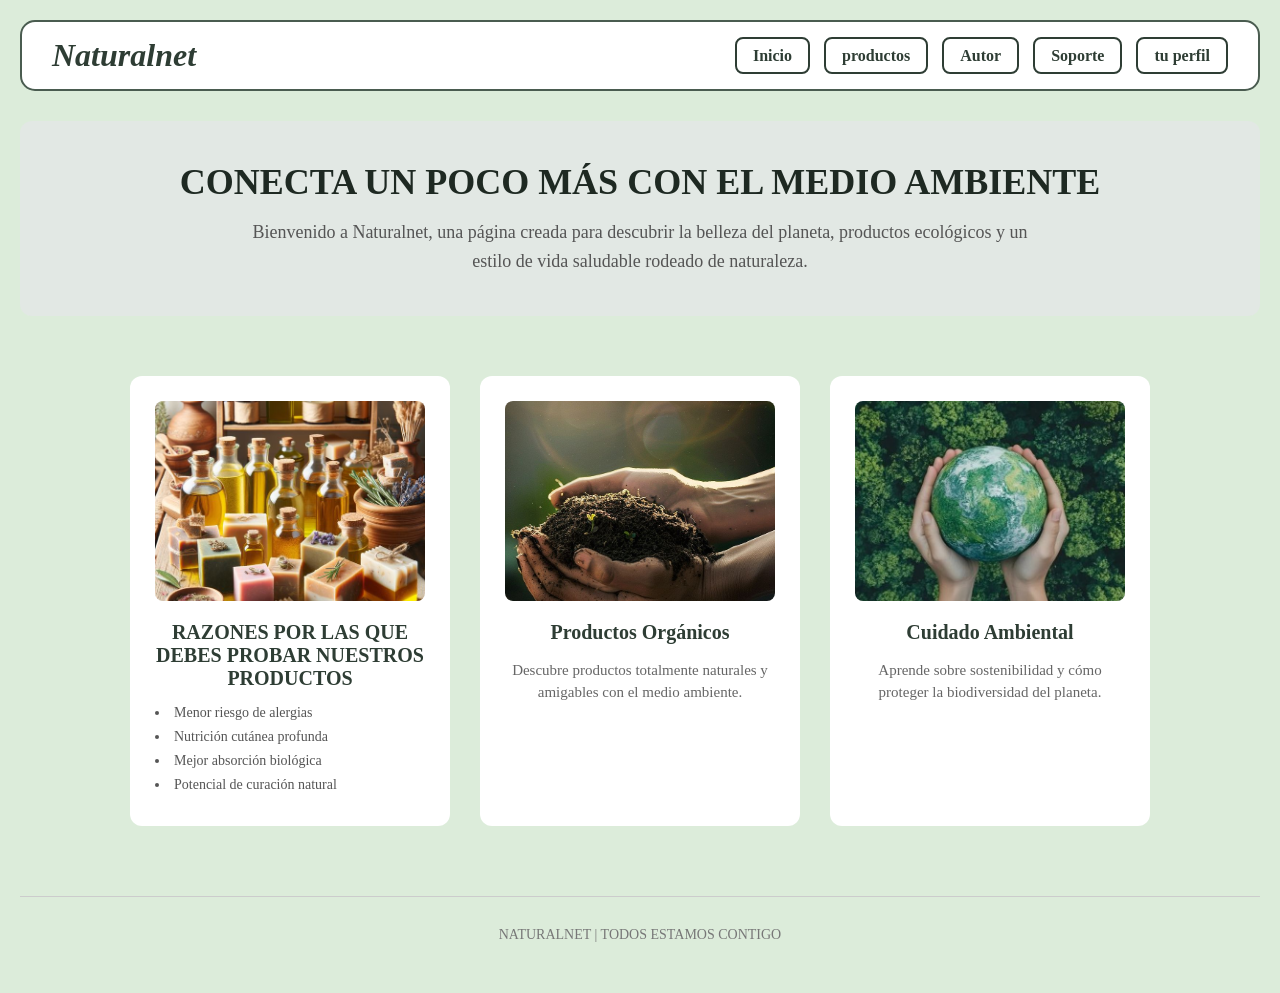
<file: index.html>
<!DOCTYPE html>
<html lang="es">

<head>
  <meta charset="UTF-8">
  <meta name="viewport" content="width=device-width, initial-scale=1.0">
  <title>NATURALNET</title>
  <link rel="stylesheet" href="css/layout.css">
  <link rel="stylesheet" href="css/main.css">
</head>

<body>

  <header>
    <nav class="navbar">
      <div class="logo">Naturalnet</div>
      <div class="menu-links">
          <a href="index.html">Inicio</a>
          <a href="views/productos.html">productos</a>
          <a href="views/sobre-nosotros.html">Autor</a>
          <a href="views/contacto.html">Soporte</a>
          <a href="views/da-tu-oponion.html">tu perfil</a>
      </div>
  </nav>
    </nav>

    <div class="hero">
      <h1>CONECTA UN POCO MÁS CON EL MEDIO AMBIENTE</h1>
      <p>
        Bienvenido a Naturalnet, una página creada para descubrir
        la belleza del planeta, productos ecológicos y un estilo
        de vida saludable rodeado de naturaleza.
      </p>
    </div>
  </header>

  <main>
    <section class="TODOS">

      <div class="card">
        <img src="img/iconos/segunda.jpeg" alt="Turismo Natural">
        <div class="titulo">
          <h2>RAZONES POR LAS QUE DEBES PROBAR NUESTROS PRODUCTOS</h2>
          <ul class="card-list">
            <li>Menor riesgo de alergias</li>
            <li>Nutrición cutánea profunda</li>
            <li>Mejor absorción biológica</li>
            <li>Potencial de curación natural</li>
          </ul>
        </div>
      </div>

      <div class="card">
        <img src="img/iconos/tercera.jpeg" alt="Productos Orgánicos">
        <div class="titulo">
          <h2>Productos Orgánicos</h2>
          <p>
            Descubre productos totalmente naturales y amigables
            con el medio ambiente.
          </p>
        </div>
      </div>

      <div class="card">
        <img src="img/iconos/cuarta.jpeg" alt="Cuidado Ambiental">
        <div class="titulo">
          <h3>Cuidado Ambiental</h3>
          <p>
            Aprende sobre sostenibilidad y cómo proteger
            la biodiversidad del planeta.
          </p>
        </div>
      </div>

    </section>
  </main>

  <footer>
    <p>NATURALNET | TODOS ESTAMOS CONTIGO</p>
  </footer>

</body>

</html>
</file>
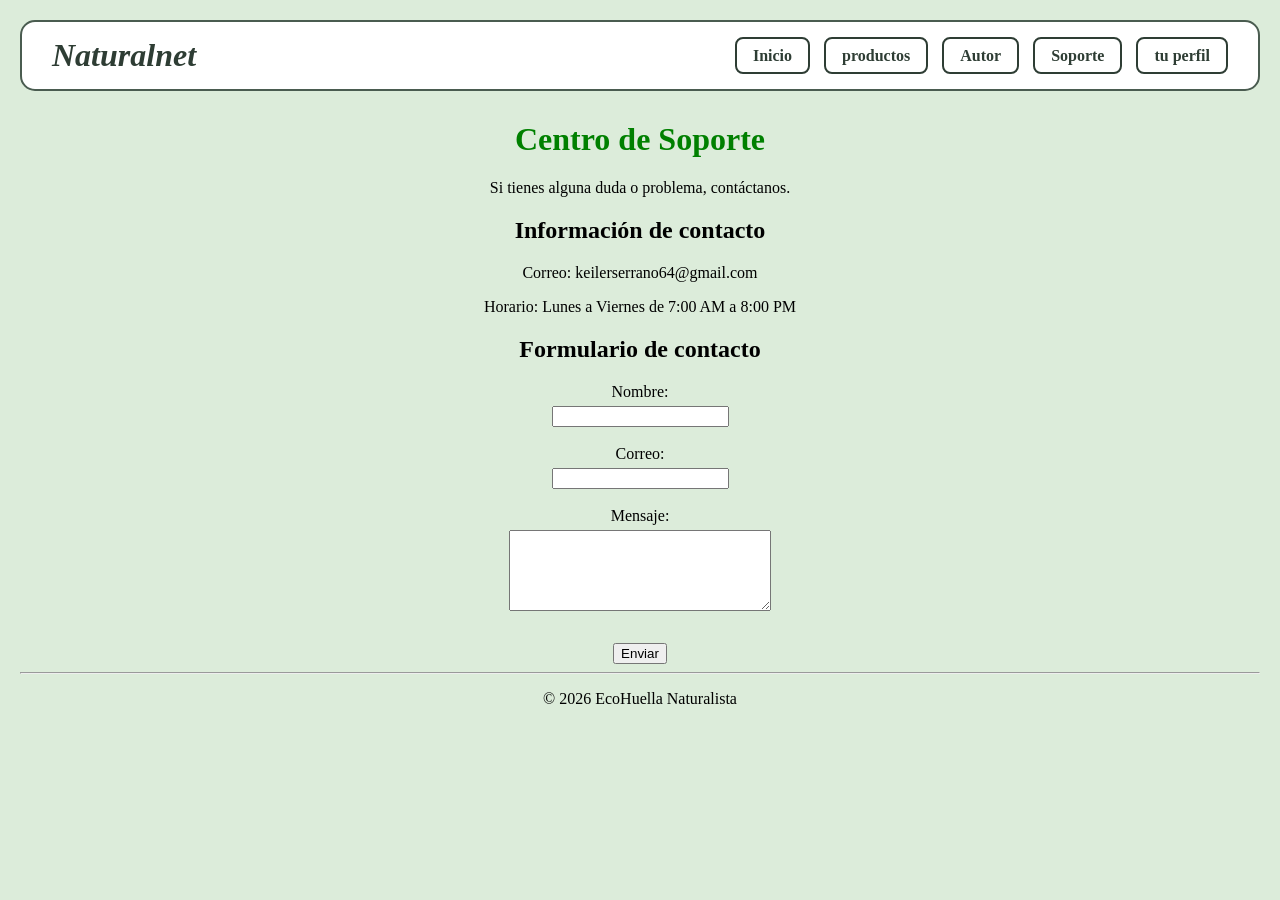
<file: views/contacto.html>
<!DOCTYPE html>
<html lang="es">

<head>
    <meta charset="UTF-8">
    <meta name="viewport" content="width=device-width, initial-scale=1.0">
    <title>Soporte</title>
    <link rel="stylesheet" href="../css/contacto.css">
    <link rel="stylesheet" href="../css/main.css">
</head>
<center>

    <body>
        <nav class="navbar">
            <div class="logo">Naturalnet</div>
            <div class="menu-links">
                <a href="../index.html">Inicio</a>
                <a href="../views/productos.html">productos</a>
                <a href="../views/sobre-nosotros.html">Autor</a>
                <a href="../views/contacto.html">Soporte</a>
                <a href="../views/da-tu-oponion.html">tu perfil</a>
            </div>
        </nav>
        <h1>Centro de Soporte</h1>

        <p>Si tienes alguna duda o problema, contáctanos.</p>

        <h2>Información de contacto</h2>

        <p>Correo: keilerserrano64@gmail.com</p>
        <p>Horario: Lunes a Viernes de 7:00 AM a 8:00 PM</p>

        <h2>Formulario de contacto</h2>

        <form>

            <label>Nombre:</label><br>
            <input type="text" required><br><br>

            <label>Correo:</label><br>
            <input type="email" required><br><br>

            <label>Mensaje:</label><br>
            <textarea rows="5" cols="30" required></textarea><br><br>

            <button type="submit">Enviar</button>

        </form>

        <hr>

        <footer>
            <p>&copy; 2026 EcoHuella Naturalista</p>
        </footer>
</center>
</body>

</html>
</file>
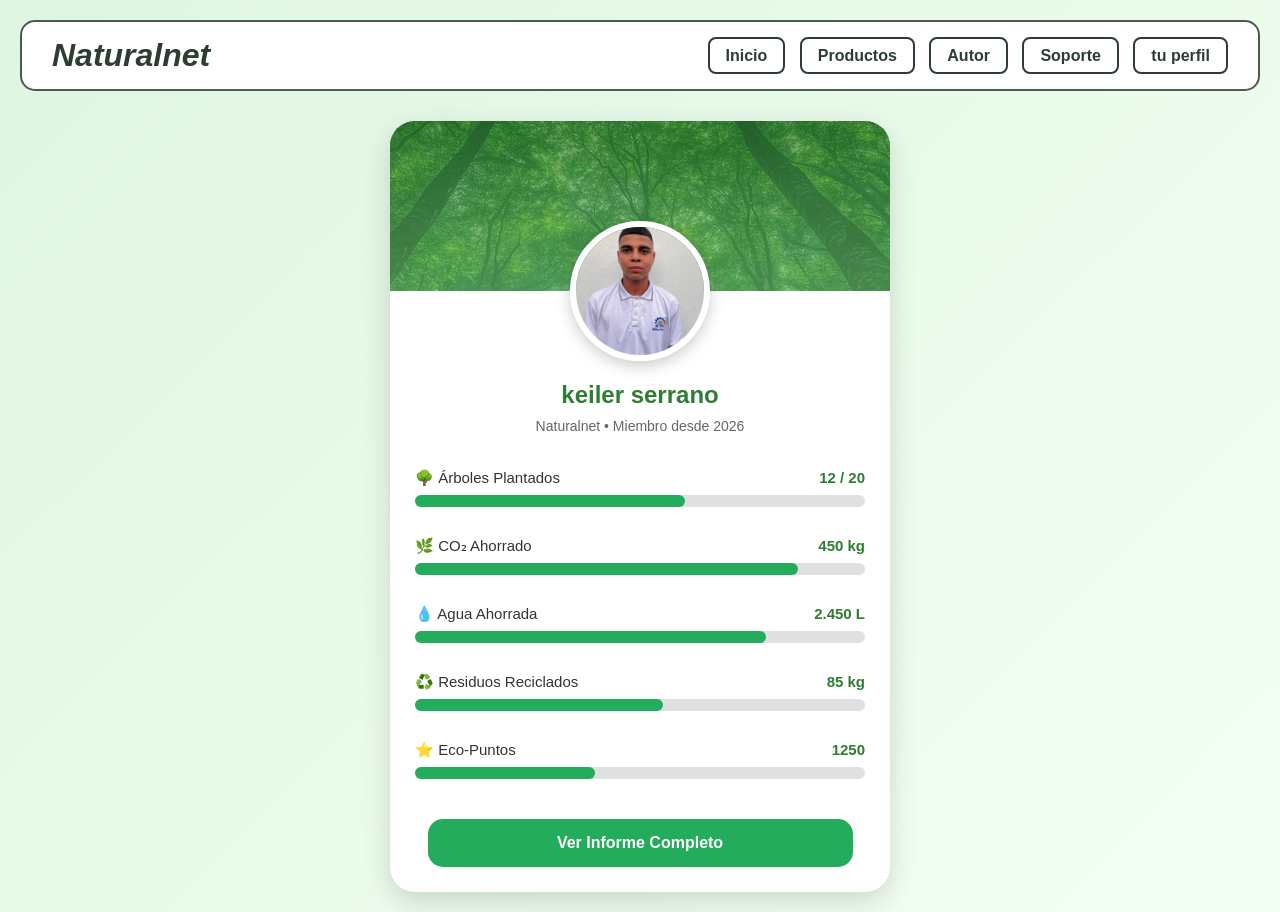
<file: views/da-tu-oponion.html>
<!DOCTYPE html>
<html lang="es">

<head>
    <meta charset="UTF-8">
    <meta name="viewport" content="width=device-width, initial-scale=1.0">
    <title>Perfil Ecológico</title>
    <link rel="stylesheet" href="../css/da-tu-opinion.css">
    <link rel="stylesheet" href="../css/main.css">
</head>

<body>

    <nav class="navbar">
        <div class="logo">Naturalnet</div>

        <div class="menu-links">
            <a href="../index.html">Inicio</a>
            <a href="../views/productos.html">Productos</a>
            <a href="../views/sobre-nosotros.html">Autor</a>
            <a href="../views/contacto.html">Soporte</a>
            <a href="../views/da-tu-oponion.html">tu perfil</a>
        </div>
    </nav>

    <main class="card">

        <div class="header"></div>

        <div class="perfil">
            <img src="../img/iconos/WhatsApp Image 2026-05-29 at 4.09.43 PM.jpeg" alt="Foto de perfil">
        </div>

        <div class="info">
            <h2>keiler serrano</h2>
            <p>Naturalnet • Miembro desde 2026</p>
        </div>

        <div class="dato">
            <div class="texto">
                <span>🌳 Árboles Plantados</span>
                <strong>12 / 20</strong>
            </div>

            <div class="barra">
                <div class="progreso" style="width: 60%;"></div>
            </div>
        </div>

        <div class="dato">
            <div class="texto">
                <span>🌿 CO₂ Ahorrado</span>
                <strong>450 kg</strong>
            </div>

            <div class="barra">
                <div class="progreso" style="width: 85%;"></div>
            </div>
        </div>
        <div class="dato">
            <div class="texto">
                <span>💧 Agua Ahorrada</span>
                <strong>2.450 L</strong>
            </div>

            <div class="barra">
                <div class="progreso" style="width: 78%;"></div>
            </div>
        </div>


        <div class="dato">
            <div class="texto">
                <span>♻️ Residuos Reciclados</span>
                <strong>85 kg</strong>
            </div>

            <div class="barra">
                <div class="progreso" style="width: 55%;"></div>
            </div>
        </div>

        <div class="dato">
            <div class="texto">
                <span>⭐ Eco-Puntos</span>
                <strong>1250</strong>
            </div>

            <div class="barra">
                <div class="progreso" style="width: 40%;"></div>
            </div>
        </div>

        <a href="../index.html" class="boton">
            Ver Informe Completo
        </a>

    </main>

</body>

</html>
</file>
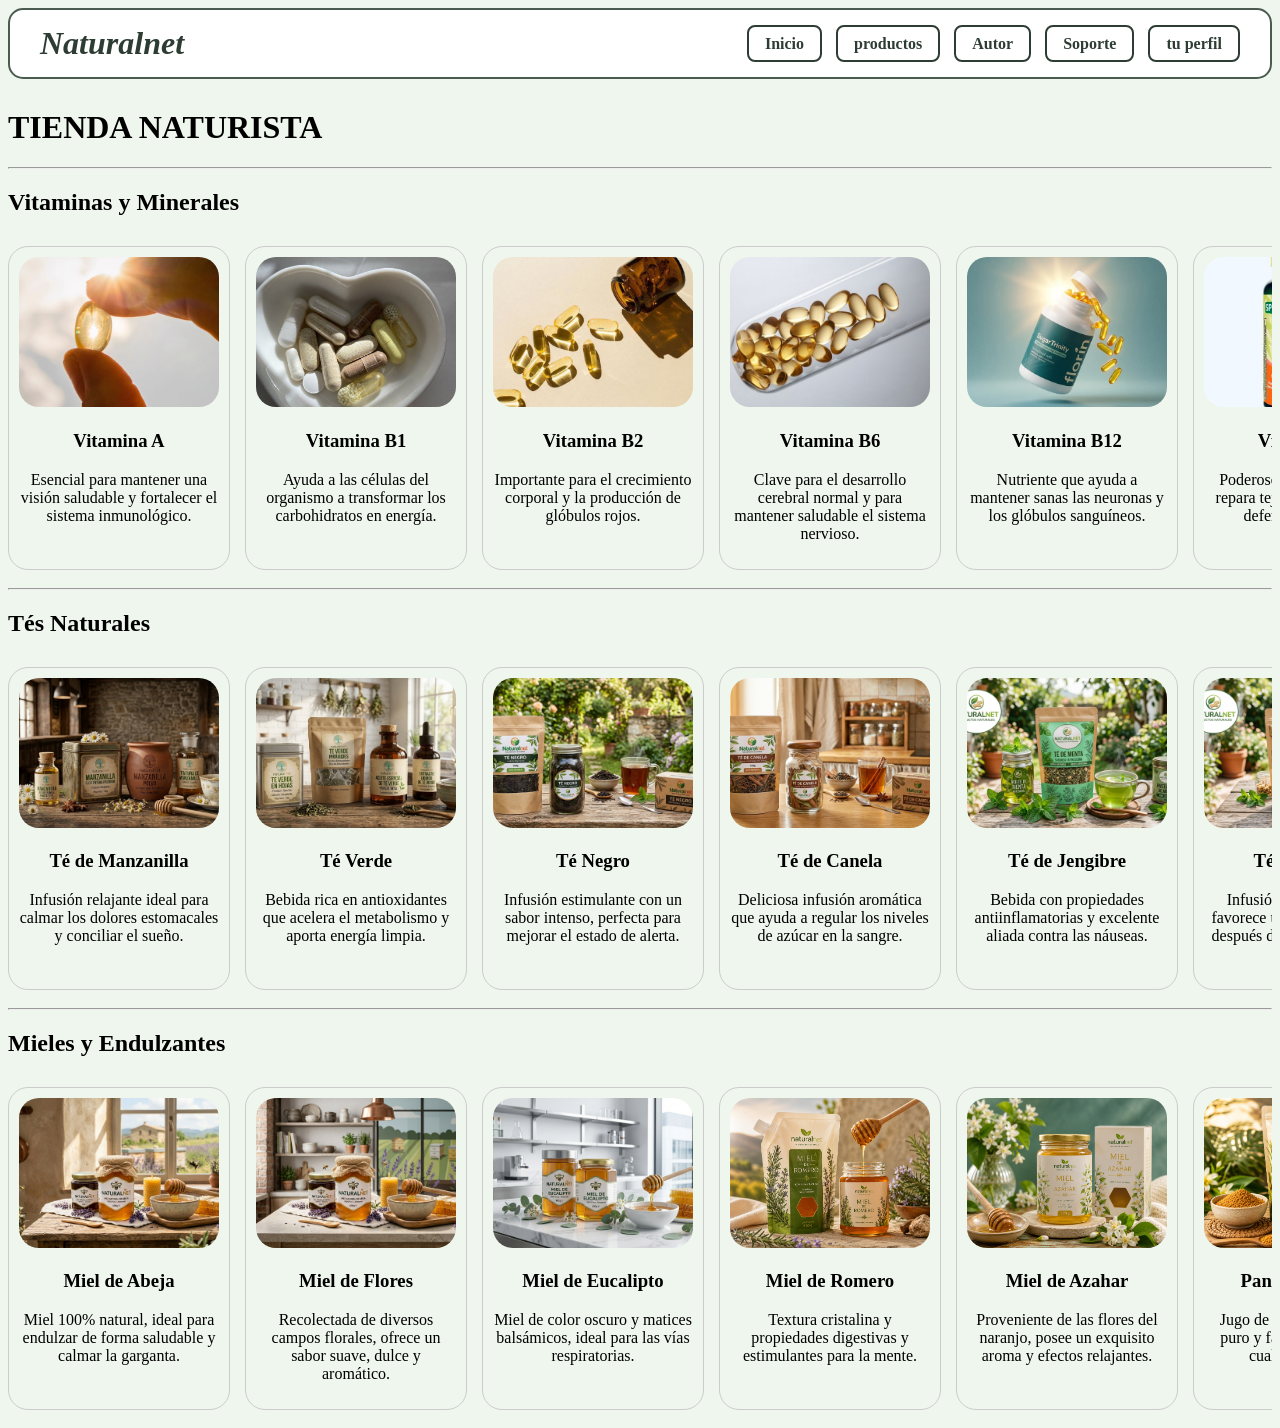
<file: views/productos.html>
<!DOCTYPE html>
<html lang="es">

<head>
    <meta charset="UTF-8">
    <meta name="viewport" content="width=device-width, initial-scale=1.0">
    <title>Tienda Naturista - Catálogo de Productos</title>
    <link rel="stylesheet" href="../css/productos.css">
    <link rel="stylesheet" href="../css/main.css">
</head>

<body>
    <nav class="navbar">
        <div class="logo">Naturalnet</div>
        <div class="menu-links">
            <a href="../index.html">Inicio</a>
            <a href="../views/productos.html">productos</a>
            <a href="../views/sobre-nosotros.html">Autor</a>
            <a href="../views/contacto.html">Soporte</a>
            <a href="../views/da-tu-oponion.html">tu perfil</a>
        </div>
    </nav>
    <h1>TIENDA NATURISTA</h1>

    <hr>

    <h2>Vitaminas y Minerales</h2>
    <div class="productos-grid">
        <article class="producto">
            <img src="../img/productos/1.jpg" alt="Vitamina A">
            <h3>Vitamina A</h3>
            <p>Esencial para mantener una visión saludable y fortalecer el sistema inmunológico.</p>
        </article>

        <article class="producto">
            <img src="../img/productos/2.jpg" alt="Vitamina B1">
            <h3>Vitamina B1</h3>
            <p>Ayuda a las células del organismo a transformar los carbohidratos en energía.</p>
        </article>

        <article class="producto">
            <img src="../img/productos/3.jpg" alt="Vitamina B2">
            <h3>Vitamina B2</h3>
            <p>Importante para el crecimiento corporal y la producción de glóbulos rojos.</p>
        </article>

        <article class="producto">
            <img src="../img/productos/4.jpg" alt="Vitamina B6">
            <h3>Vitamina B6</h3>
            <p>Clave para el desarrollo cerebral normal y para mantener saludable el sistema nervioso.</p>
        </article>

        <article class="producto">
            <img src="../img/productos/5.jpg" alt="Vitamina B12">
            <h3>Vitamina B12</h3>
            <p>Nutriente que ayuda a mantener sanas las neuronas y los glóbulos sanguíneos.</p>
        </article>

        <article class="producto">
            <img src="../img/productos/6.jpg" alt="Vitamina C">
            <h3>Vitamina C</h3>
            <p>Poderoso antioxidante que repara tejidos y refuerza las defensas naturales.</p>
        </article>

        <article class="producto">
            <img src="../img/productos/7.jpg" alt="Vitamina D">
            <h3>Vitamina D</h3>
            <p>Ayuda al cuerpo a absorber el calcio para mantener huesos fuertes y sanos.</p>
        </article>

        <article class="producto">
            <img src="../img/productos/8.jpg" alt="Vitamina E">
            <h3>Vitamina E</h3>
            <p>Antioxidante que protege las células contra los daños de los radicales libres.</p>
        </article>

        <article class="producto">
            <img src="../img/productos/9.png" alt="Vitamina K">
            <h3>Vitamina K</h3>
            <p>Elemento fundamental para la correcta coagulación de la sangre y salud ósea.</p>
        </article>

        <article class="producto">
            <img src="../img/productos/10.png" alt="Multivitamínico">
            <h3>Multivitamínico</h3>
            <p>Fórmula completa que aporta todas las vitaminas esenciales para el día a día.</p>
        </article>

        <article class="producto">
            <img src="../img/productos/11.png" alt="Calcio">
            <h3>Calcio</h3>
            <p>Mineral indispensable para la rigidez y resistencia de la estructura ósea.</p>
        </article>

        <article class="producto">
            <img src="../img/productos/12.png" alt="Magnesio">
            <h3>Magnesio</h3>
            <p>Ayuda a regular la función de los músculos, el sistema nervioso y los niveles de energía.</p>
        </article>

        <article class="producto">
            <img src="../img/productos/13.png" alt="Zinc">
            <h3>Zinc</h3>
            <p>Favorece el sistema inmunitario, la cicatrización de heridas y el metabolismo.</p>
        </article>

        <article class="producto">
            <img src="../img/productos/14.png" alt="Hierro">
            <h3>Hierro</h3>
            <p>Mineral necesario para el crecimiento, desarrollo corporal y prevención de la anemia.</p>
        </article>

        <article class="producto">
            <img src="../img/productos/15.png" alt="Omega 3">
            <h3>Omega 3</h3>
            <p>Ácidos grasos esenciales que protegen el corazón y mejoran la función cerebral.</p>
        </article>

        <article class="producto">
            <img src="../img/productos/16.png" alt="Colágeno">
            <h3>Colágeno</h3>
            <p>Proteína que aporta elasticidad a la piel y fortalece articulaciones, uñas y cabello.</p>
        </article>

        <article class="producto">
            <img src="../img/productos/17.png" alt="Biotina">
            <h3>Biotina</h3>
            <p>Vitamina B7, excelente estimulante para el crecimiento saludable del cabello y las uñas.</p>
        </article>

        <article class="producto">
            <img src="../img/productos/18.png" alt="Ácido Fólico">
            <h3>Ácido Fólico</h3>
            <p>Vital para la producción de células nuevas; altamente recomendado en etapas de gestación.</p>
        </article>

        <article class="producto">
            <img src="../img/productos/19.png" alt="Selenio">
            <h3>Selenio</h3>
            <p>Mineral con propiedades antioxidantes que protege el correcto funcionamiento tiroideo.</p>
        </article>

        <article class="producto">
            <img src="../img/productos/20.png" alt="Potasio">
            <h3>Potasio</h3>
            <p>Ayuda a la contracción muscular, la función nerviosa y a mantener un ritmo cardíaco constante.</p>
        </article>
    </div>

    <hr>

    <h2>Tés Naturales</h2>
    <div class="productos-grid">
        <article class="producto">
            <img src="../img/productos/21.png" alt="Té de Manzanilla">
            <h3>Té de Manzanilla</h3>
            <p>Infusión relajante ideal para calmar los dolores estomacales y conciliar el sueño.</p>
        </article>

        <article class="producto">
            <img src="../img/productos/22.png" alt="Té Verde">
            <h3>Té Verde</h3>
            <p>Bebida rica en antioxidantes que acelera el metabolismo y aporta energía limpia.</p>
        </article>

        <article class="producto">
            <img src="../img/productos/23.png" alt="Té Negro">
            <h3>Té Negro</h3>
            <p>Infusión estimulante con un sabor intenso, perfecta para mejorar el estado de alerta.</p>
        </article>

        <article class="producto">
            <img src="../img/productos/24.png" alt="Té de Canela">
            <h3>Té de Canela</h3>
            <p>Deliciosa infusión aromática que ayuda a regular los niveles de azúcar en la sangre.</p>
        </article>

        <article class="producto">
            <img src="../img/productos/25.png" alt="Té de Jengibre">
            <h3>Té de Jengibre</h3>
            <p>Bebida con propiedades antiinflamatorias y excelente aliada contra las náuseas.</p>
        </article>

        <article class="producto">
            <img src="../img/productos/26.png" alt="Té de Menta">
            <h3>Té de Menta</h3>
            <p>Infusión refrescante que favorece una digestión ligera después de comidas pesadas.</p>
        </article>

        <article class="producto">
            <img src="../img/productos/27.png" alt="Té de Hierbabuena">
            <h3>Té de Hierbabuena</h3>
            <p>Alivia los gases digestivos y brinda una sensación refrescante al instante.</p>
        </article>

        <article class="producto">
            <img src="../img/productos/28.png" alt="Té de Limón">
            <h3>Té de Limón</h3>
            <p>Bebida cítrica depurativa, excelente para desintoxicar el cuerpo por las mañanas.</p>
        </article>

        <article class="producto">
            <img src="../img/productos/29.png" alt="Té de Romero">
            <h3>Té de Romero</h3>
            <p>Infusión herbal que mejora la memoria, la circulación y la digestión.</p>
        </article>

        <article class="producto">
            <img src="../img/productos/30.png" alt="Té de Toronjil">
            <h3>Té de Toronjil</h3>
            <p>Conocido también como melisa, es ideal para aliviar el estrés y la ansiedad.</p>
        </article>

        <article class="producto">
            <img src="../img/productos/31.png" alt="Té de Eucalipto">
            <h3>Té de Eucalipto</h3>
            <p>Aliado tradicional para despejar las vías respiratorias durante resfriados.</p>
        </article>

        <article class="producto">
            <img src="../img/productos/32.png" alt="Té de Valeriana">
            <h3>Té de Valeriana</h3>
            <p>Infusión con potentes propiedades sedantes naturales para combatir el insomnio crónico.</p>
        </article>

        <article class="producto">
            <img src="../img/productos/33.png" alt="Té de Lavanda">
            <h3>Té de Lavanda</h3>
            <p>Bebida con un aroma calmante que reduce la tensión nerviosa y relaja el cuerpo.</p>
        </article>

        <article class="producto">
            <img src="../img/productos/34.png" alt="Té de Anís">
            <h3>Té de Anís</h3>
            <p>Infusión dulce que alivia cólicos estomacales y reduce la hinchazón abdominal.</p>
        </article>

        <article class="producto">
            <img src="../img/productos/35.png" alt="Té de Cola de Caballo">
            <h3>Té de Cola de Caballo</h3>
            <p>Excelente diurético natural que ayuda a eliminar la retención de líquidos.</p>
        </article>

        <article class="producto">
            <img src="../img/productos/36.jpeg" alt="Té de Hibisco">
            <h3>Té de Hibisco</h3>
            <p>Té de flor de Jamaica, rico en vitamina C y excelente para controlar la presión arterial.</p>
        </article>

        <article class="producto">
            <img src="../img/productos/37.png" alt="Té de Ortiga">
            <h3>Té de Ortiga</h3>
            <p>Infusión purificante que ayuda a desintoxicar los riñones y aporta hierro.</p>
        </article>

        <article class="producto">
            <img src="../img/productos/38.png" alt="Té de Diente de León">
            <h3>Té de Diente de León</h3>
            <p>Tónico amargo natural que favorece la salud del hígado y estimula la digestión.</p>
        </article>

        <article class="producto">
            <img src="../img/productos/39.png" alt="Té de Sauco">
            <h3>Té de Sauco</h3>
            <p>Infusión tradicional empleada para disminuir la fiebre y tratar síntomas gripales.</p>
        </article>

        <article class="producto">
            <img src="../img/productos/40.png" alt="Té de Frutos Rojos">
            <h3>Té de Frutos Rojos</h3>
            <p>Una mezcla frutal y deliciosa, cargada de antioxidantes y de sabor vibrante.</p>
        </article>
    </div>

    <hr>

    <h2>Mieles y Endulzantes</h2>
    <div class="productos-grid">
        <article class="producto">
            <img src="../img/productos/41.png" alt="Miel de Abeja">
            <h3>Miel de Abeja</h3>
            <p>Miel 100% natural, ideal para endulzar de forma saludable y calmar la garganta.</p>
        </article>

        <article class="producto">
            <img src="../img/productos/42.png" alt="Miel de Flores">
            <h3>Miel de Flores</h3>
            <p>Recolectada de diversos campos florales, ofrece un sabor suave, dulce y aromático.</p>
        </article>

        <article class="producto">
            <img src="../img/productos/43.png" alt="Miel de Eucalipto">
            <h3>Miel de Eucalipto</h3>
            <p>Miel de color oscuro y matices balsámicos, ideal para las vías respiratorias.</p>
        </article>

        <article class="producto">
            <img src="../img/productos/44.png" alt="Miel de Romero">
            <h3>Miel de Romero</h3>
            <p>Textura cristalina y propiedades digestivas y estimulantes para la mente.</p>
        </article>

        <article class="producto">
            <img src="../img/productos/45.png" alt="Miel de Azahar">
            <h3>Miel de Azahar</h3>
            <p>Proveniente de las flores del naranjo, posee un exquisito aroma y efectos relajantes.</p>
        </article>

        <article class="producto">
            <img src="../img/productos/46.png" alt="Panela en Polvo">
            <h3>Panela en Polvo</h3>
            <p>Jugo de caña deshidratado puro y fácil de disolver en cualquier bebida.</p>
        </article>

        <article class="producto">
            <img src="../img/productos/47.png" alt="Panela Granulada">
            <h3>Panela Granulada</h3>
            <p>Endulzante tradicional sin refinar que conserva sus minerales naturales esenciales.</p>
        </article>

        <article class="producto">
            <img src="../img/productos/48.png" alt="Stevia Natural">
            <h3>Stevia Natural</h3>
            <p>Hojas trituradas de stevia pura, con cero calorías y libre de químicos.</p>
        </article>

        <article class="producto">
            <img src="../img/productos/49.png" alt="Stevia Líquida">
            <h3>Stevia Líquida</h3>
            <p>Extracto concentrado de stevia en gotas, práctico para endulzar postres y cafés.</p>
        </article>

        <article class="producto">
            <img src="../img/productos/50.png" alt="Miel de Caña">
            <h3>Miel de Caña</h3>
            <p>Sirope denso extraído de la caña de azúcar, rico en hierro y potasio.</p>
        </article>

        <article class="producto">
            <img src="../img/productos/51.png" alt="Jarabe de Agave">
            <h3>Jarabe de Agave</h3>
            <p>Endulzante orgánico de bajo índice glucémico extraído del agave mexicano.</p>
        </article>

        <article class="producto">
            <img src="../img/productos/52.png" alt="Jarabe de Arce">
            <h3>Jarabe de Arce</h3>
            <p>Sirope puro de arce canadiense, perfecto para tus desayunos y hot cakes.</p>
        </article>

        <article class="producto">
            <img src="../img/productos/53.jpeg" alt="Azúcar de Coco">
            <h3>Azúcar de Coco</h3>
            <p>Extraído de la flor de la palma de coco, aporta un suave y delicioso toque a caramelo.</p>
        </article>

        <article class="producto">
            <img src="../img/productos/54.jpeg" alt="Melaza">
            <h3>Melaza</h3>
            <p>Subproducto de la caña con alta concentración de nutrientes y sabor robusto.</p>
        </article>

        <article class="producto">
            <img src="../img/productos/55.jpeg" alt="Miel Orgánica">
            <h3>Miel Orgánica</h3>
            <p>Producida en entornos libres de pesticidas, respetando el ciclo natural de las abejas.</p>
        </article>

        <article class="producto">
            <img src="../img/productos/56.png" alt="Miel Multifloral">
            <h3>Miel Multifloral</h3>
            <p>Combina notas de diferentes especies florales logrando un perfil único.</p>
        </article>

        <article class="producto">
            <img src="../img/productos/57.png" alt="Miel Pura">
            <h3>Miel Pura</h3>
            <p>Miel cruda sin procesos de filtrado ni calentamientos extremos, intacta de fábrica.</p>
        </article>

        <article class="producto">
            <img src="../img/productos/58.png" alt="Miel Artesanal">
            <h3>Miel Artesanal</h3>
            <p>Cosechada a pequeña escala por apicultores locales con técnicas tradicionales.</p>
        </article>

        <article class="producto">
            <img src="../img/productos/59.png" alt="Miel con Propóleo">
            <h3>Miel con Propóleo</h3>
            <p>Poderoso antibiótico natural que reconforta la garganta irritada y sube defensas.</p>
        </article>

        <article class="producto">
            <img src="../img/productos/60.png" alt="Miel con Jengibre">
            <h3>Miel con Jengibre</h3>
            <p>Fusión picante y dulce, excelente para activar la digestión y el calor corporal.</p>
        </article>
    </div>
</body>
</html>
</file>
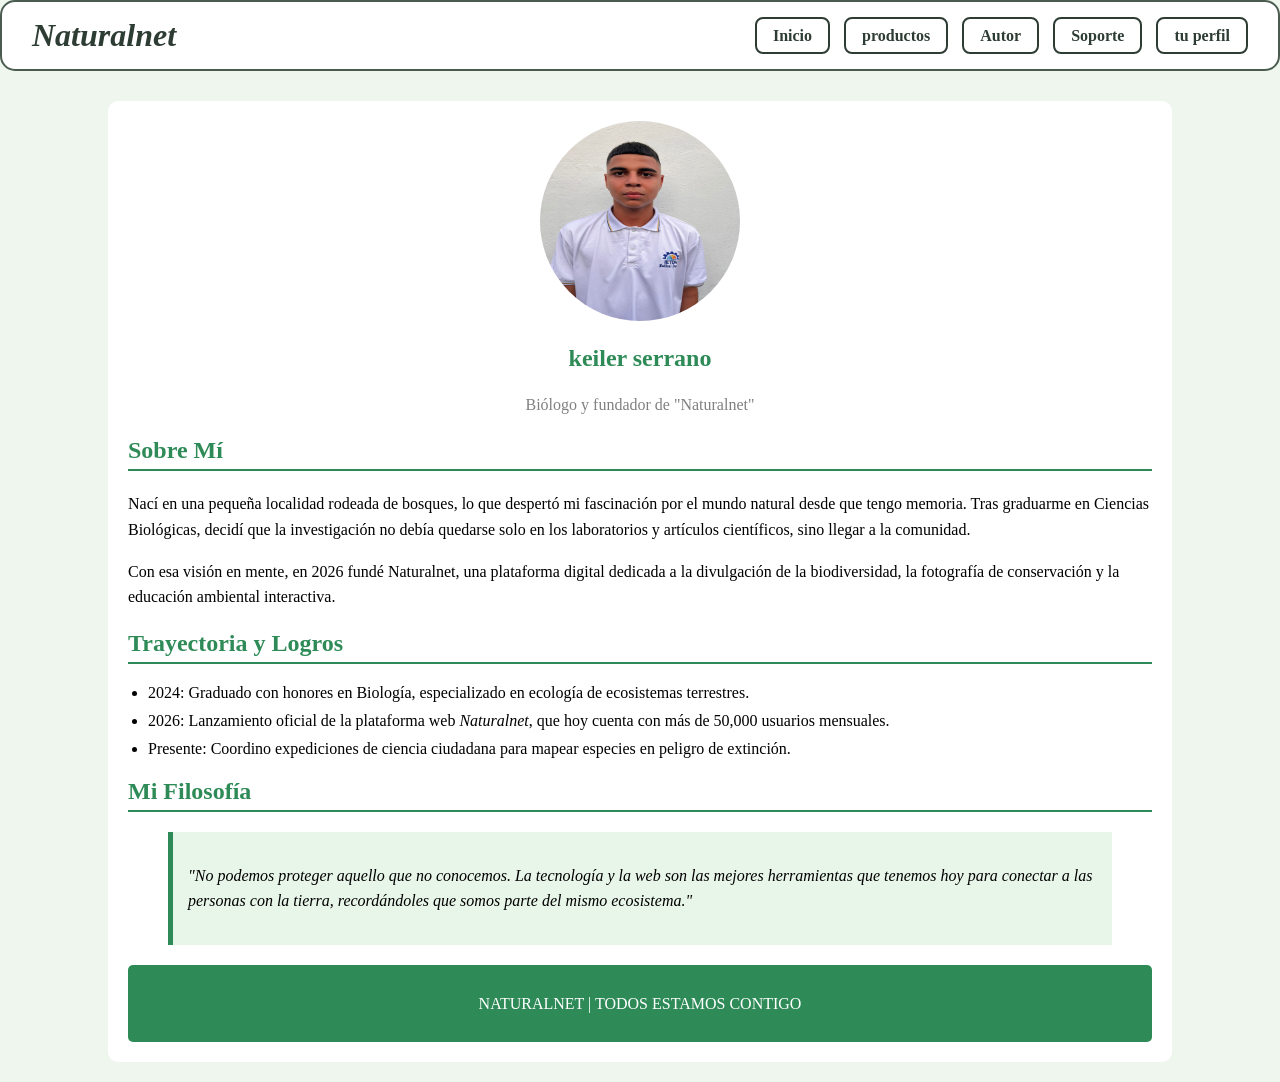
<file: views/sobre-nosotros.html>
<!DOCTYPE html>
<html lang="es">

<head>
    <meta charset="UTF-8">
    <meta name="viewport" content="width=device-width, initial-scale=1.0">
    <title>BIOGRAFIA DEL CREADOR DE NATURALNET</title>
    <link rel="stylesheet" href="../css/sobre-nosotros.css">
    <link rel="stylesheet" href="../css/main.css">
</head>

<body>
    <nav class="navbar">
        <div class="logo">Naturalnet</div>
        <div class="menu-links">
            <a href="../index.html">Inicio</a>
            <a href="../views/productos.html">productos</a>
            <a href="../views/sobre-nosotros.html">Autor</a>
            <a href="../views/contacto.html">Soporte</a>
            <a href="../views/da-tu-oponion.html">tu perfil</a>
        </div>
    </nav>
    <article class="bio-container">

       
        <header>
            
            <img src="../img/sobre nosostros/primera.jpeg" alt="Foto de keiler serrano" class="profile-img">
            <h1>keiler serrano</h1>
            <p class="subtitle">Biólogo y fundador de "Naturalnet"</p>
        </header>

     
        <section id="sobre-mi">
            <h2>Sobre Mí</h2>
            <p>
                Nací en una pequeña localidad rodeada de bosques, lo que despertó mi fascinación por el mundo natural
                desde que tengo memoria. Tras graduarme en Ciencias Biológicas, decidí que la investigación no debía
                quedarse solo en los laboratorios y artículos científicos, sino llegar a la comunidad.
            </p>
            <p>
                Con esa visión en mente, en 2026 fundé <a>Naturalnet</a>, una plataforma digital dedicada a la
                divulgación de la biodiversidad, la fotografía de conservación y la educación ambiental interactiva.
            </p>
        </section>

    
        <section id="trayectoria">
            <h2>Trayectoria y Logros</h2>
            <ul>
                <li><a>2024:</a> Graduado con honores en Biología, especializado en ecología de ecosistemas
                    terrestres.</li>
                <li><a>2026:</a> Lanzamiento oficial de la plataforma web <em>Naturalnet</em>, que hoy cuenta
                    con más de 50,000 usuarios mensuales.</li>
                <li><a>Presente:</a> Coordino expediciones de ciencia ciudadana para mapear especies en
                    peligro de extinción.</li>
            </ul>
        </section>


        <section id="mision">
            <h2>Mi Filosofía</h2>
            <blockquote>
                <p><em>"No podemos proteger aquello que no conocemos. La tecnología y la web son las mejores
                        herramientas que tenemos hoy para conectar a las personas con la tierra, recordándoles que somos
                        parte del mismo ecosistema."</em></p>
            </blockquote>
        </section>

        <footer>
            <p>NATURALNET | TODOS ESTAMOS CONTIGO</p>
        </footer>

    </article>

</body>

</html>
</file>
<file: css/layout.css>
* {  
    margin: 0;
    padding: 0;
    box-sizing: border-box;
    font-family: Georgia, 'Times New Roman', Times, serif;
}


body {
    background-color: #f0f2f1;
    color: #333;
    padding: 20px;
    background-color: rgba(128, 187, 123, 0.274);
}
.hero {
    text-align: center;
    padding: 40px 20px;
    margin-bottom: 40px;
    background-color: #e2e8e4;
    border-radius: 12px;
}

.hero h1 {
    font-weight: bold;
    font-size: 36px;
    color: #1e2922;
    margin-bottom: 15px;
}

.hero p {
    font-size: 18px;
    max-width: 800px;
    margin: 0 auto;
    line-height: 1.6;
    color: #555;
}


.TODOS {
    display: flex;
    justify-content: center;
    gap: 30px;
    padding: 20px 0;
}


.card {
    background-color: #ffffff;
    border-radius: 12px;
    padding: 25px;
    width: 320px;
    display: flex;
    flex-direction: column;
    align-items: center;
    text-align: center;
    
    transition: transform 0.3s ease, box-shadow 0.3s ease;
}

.card:hover {
    transform: translateY(-10px) scale(1.03);
    box-shadow: 5px 10px 300px rgb(0, 0, 0);
}

.card img {
    width: 100%;
    height: 200px;
    object-fit: cover; 
    border-radius: 8px;
    margin-bottom: 20px;
}

.card h2, .card h3 {
    font-size: 20px;
    color: #2e3d34;
    margin-bottom: 15px;
}

.card p {
    font-size: 15px;
    line-height: 1.5;
    color: #666;
}


.card-list {
    text-align: left;
    list-style-position: inside;
    color: #555;
    font-size: 14px;
}

.card-list li {
    margin-bottom: 8px;
}


footer {
    text-align: center;
    padding: 30px;
    margin-top: 50px;
    border-top: 1px solid #ccc;
    color: #777;
    font-size: 14px;
}
</file>
<file: css/main.css>
.navbar {
    display: flex;
    justify-content: space-between;
    align-items: center;
    border: 2px solid #4a5c50; 
    border-radius: 15px;         
    padding: 15px 30px;
    background-color: #ffffff;
    margin-bottom: 30px;
}

.logo {
    font-weight: bold;
    font-size: 32px;
    color: #2e3d34;
    font-style: italic;
}

.menu-links a {
    border: 2px solid #2e3d34;      
    border-radius: 8px;           
    padding: 8px 16px;             
    text-decoration: none;   
    color: #2e3d34;
    font-weight: 600;
    margin-left: 10px;
    transition: all 0.3s ease;
}

.menu-links a:hover {
    background-color: #2e3d34;
    color: #ffffff;
}
</file>
<file: css/contacto.css>
body {
    font-family:Georgia, 'Times New Roman', Times, serif;
    margin: 20px;
    background-color: rgba(128, 187, 123, 0.274);
}
h1 {
    color: green;
}

input,
textarea {
    margin-top: 5px;
}

button {
    margin-top: 10px;
}
</file>
<file: css/da-tu-opinion.css>
*{
    margin: 0;
    padding: 0;
    box-sizing: border-box;
}

body{
    font-family: Arial, Helvetica, sans-serif;
    background: linear-gradient(135deg, #dff5e1, #f4fff4);
    min-height: 100vh;
    padding: 20px;
}

.card{
    width: 100%;
    max-width: 500px;
    margin: auto;
    background: white;
    border-radius: 25px;
    overflow: hidden;
    box-shadow: 0 10px 30px rgba(0,0,0,0.15);
}

.header{
    height: 170px;
    background: linear-gradient(
        rgba(46,125,50,0.7),
        rgba(102,187,106,0.7)
    ),
    url("../img/iconos/primera.jpeg");
    background-position: center;
}


.perfil{
    position: relative;
    display: flex;
    justify-content: center;
    margin-top: -70px;
}

.perfil img{
    width: 140px;
    height: 140px;
    border-radius: 50%;
    border: 6px solid white;
    object-fit: cover;
    box-shadow: 0 5px 15px rgba(0,0,0,0.2);
}
.info{
    text-align: center;
    padding: 20px;
}

.info h2{
    color: #2e7d32;
    margin-bottom: 9px;
}

.info p{
    color: #666;
    font-size: 14px;
}


.dato{
    padding: 15px 25px;
}

.texto{
    display: flex;
    justify-content: space-between;
    margin-bottom: 8px;
    font-size: 15px;
}

.texto span{
    color: #333;
}

.texto strong{
    color: #2e7d32;
}


.barra{
    width: 100%;
    height: 12px;
    background: #e0e0e0;
    border-radius: 30px;
}

.progreso{
    height: 100%;
    background-color: #22ac5b;
    border-radius: 30px;
    transition: 0.5s;
}

.boton{
    display: block;
    width: 85%;
    margin: 25px auto;
    text-align: center;
    text-decoration: none;
    background-color: #22ac5b;
    color: white;
    padding: 15px;
    border-radius: 15px;
    font-weight: bold;
    transition: 0.3s;
}

.boton:hover{
    transform: translateY(-3px);
    box-shadow: 0 8px 20px rgb(5, 5, 5);
}
</file>
<file: css/productos.css>
body{
    background-color: rgba(128, 187, 123, 0.13);
}
.productos-grid {
    display: flex;
    overflow-x: auto;
    gap: 15px;
    padding: 10px 0;        
}

.producto {
    min-width: 200px;
    max-width: 200px;
    border: 1px solid #ccc;
    border-radius: 20px;
    padding: 10px;
    text-align: center;

    box-shadow: 0px 0px 0px black;

    transition: transform 0.3s ease, box-shadow 0.3s ease;
}

.producto:hover{
    transform: translateY(-10px) scale(1.03);
    box-shadow: 5px 10px 30px rgb(0, 0, 0);
}

.producto img {
    width: 100%;
    height: 150px;
    object-fit: cover;
    border-radius: 20px;

    transition: transform 0.2s ease;
}

.producto:hover img {
    transform: scale(1.09);
}
</file>
<file: css/sobre-nosotros.css>
body {
    font-family:Georgia, 'Times New Roman', Times, serif;
    background-color: rgba(128, 187, 123, 0.13);
    margin: 0;
    padding: 0;
}
.bio-container {
    background-color: white;
    width: 80%;
    margin: 20px auto;
    padding: 20px;
    border-radius: 10px;
}


header {
    text-align: center;
}

.profile-img {
    width: 200px;
    height: 200px;
    border-radius: 50%;
}

h1 {
    color: #2e8b57;
}

.subtitle {
    color: gray;
}


section {
    margin-top: 20px;
}

h2 {
    color: #2e8b57;
    border-bottom: 2px solid #2e8b57;
    padding-bottom: 5px;
}

p {
    line-height: 1.6;
}


ul {
    padding-left: 20px;
}

li {
    margin-bottom: 10px;
}


blockquote {
    background-color: #e8f5e9;
    padding: 15px;
    border-left: 5px solid #2e8b57;
}


footer {
    text-align: center;
    margin-top: 20px;
    padding: 10px;
    background-color: #2e8b57;
    color: white;
    border-radius: 5px;
}
</file>
